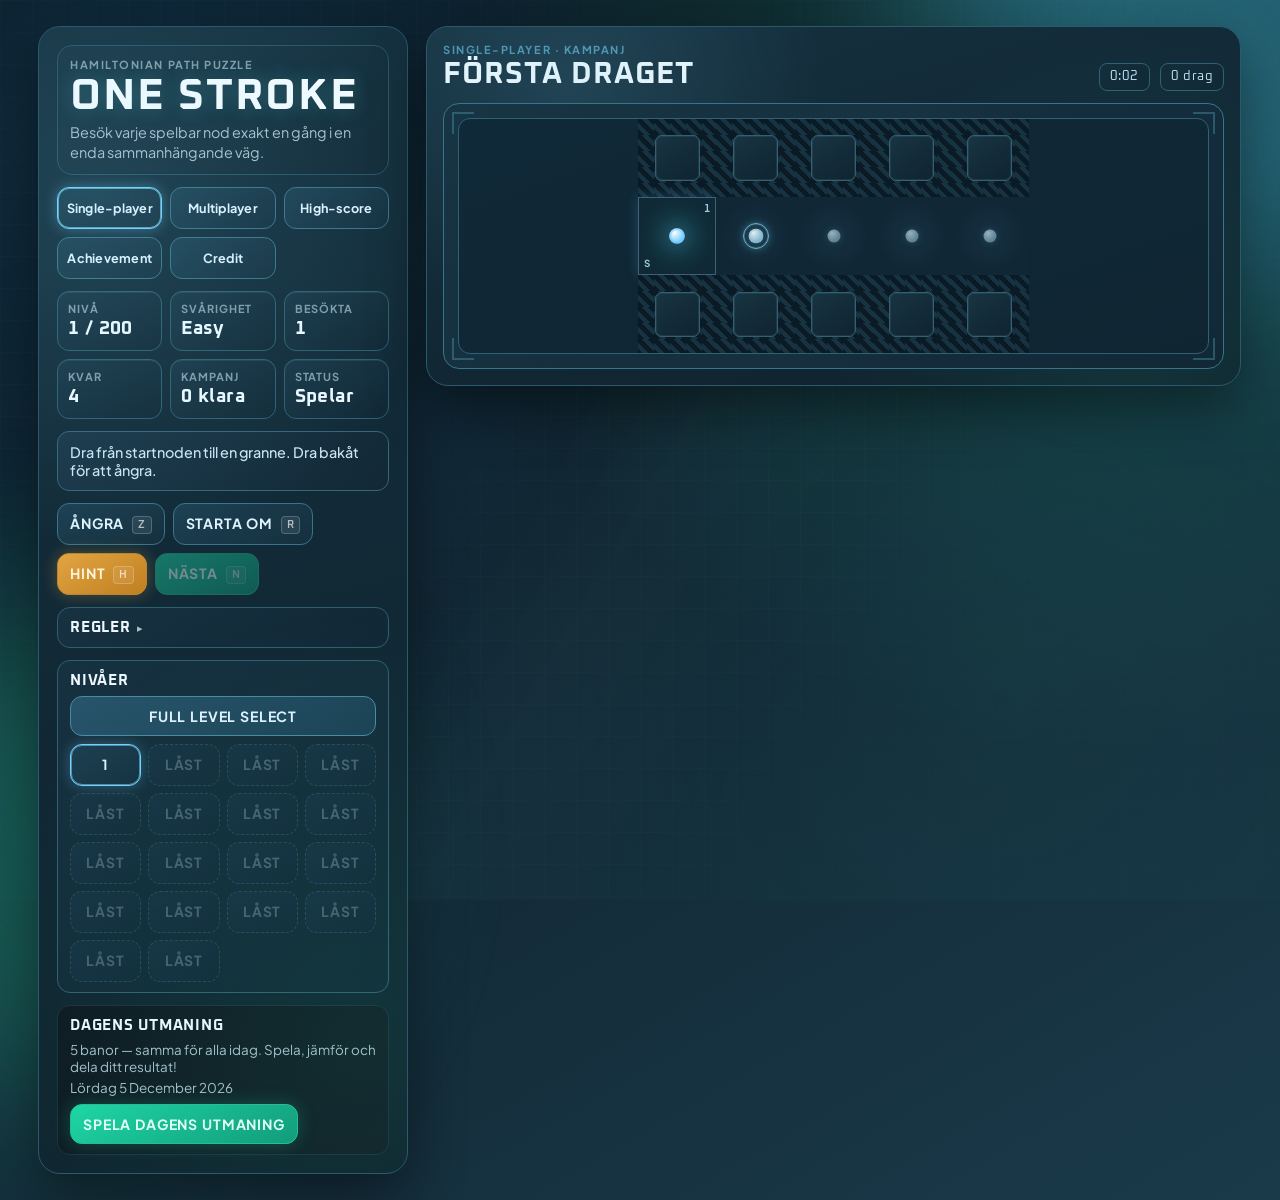
<file: index.html>
<!doctype html>
<html lang="sv">
  <head>
    <meta charset="UTF-8" />
    <meta name="viewport" content="width=device-width, initial-scale=1.0" />
    <title>One Stroke | Hamiltonian Path Puzzle</title>
    <link rel="manifest" href="manifest.json" />
    <meta name="theme-color" content="#08141b" />
    <meta name="apple-mobile-web-app-capable" content="yes" />
    <meta name="apple-mobile-web-app-status-bar-style" content="black-translucent" />
    <meta name="apple-mobile-web-app-title" content="One Stroke" />
    <link rel="apple-touch-icon" href="assets/icon-192.png" />
    <link rel="preconnect" href="https://fonts.googleapis.com" />
    <link rel="preconnect" href="https://fonts.gstatic.com" crossorigin />
    <link
      href="https://fonts.googleapis.com/css2?family=Oxanium:wght@500;600;700&family=Plus+Jakarta+Sans:wght@400;500;700&family=Sora:wght@600;700&display=swap"
      rel="stylesheet"
    />
    <link rel="stylesheet" href="styles.css" />
  </head>
  <body>
    <div class="ambient-blur blur-a"></div>
    <div class="ambient-blur blur-b"></div>

    <main class="app-shell">
      <aside class="panel sidebar" id="sidebar">
        <div class="mobile-panel-handle" aria-hidden="true"><span></span></div>
        <header class="headline">
          <p class="eyebrow">Hamiltonian Path Puzzle</p>
          <h1>One Stroke</h1>
          <p class="subtitle">
            Besök varje spelbar nod exakt en gång i en enda sammanhängande väg.
          </p>
        </header>

        <nav class="hub-menu" role="tablist" aria-label="Huvudmeny">
          <button id="campaignModeBtn" type="button" class="active">Single-player</button>
          <button id="challengeModeBtn" type="button">Multiplayer</button>
          <button id="highScoreMenuBtn" type="button">High-score</button>
          <button id="achievementMenuBtn" type="button">Achievement</button>
          <button id="creditsMenuBtn" type="button">Credit</button>
        </nav>

        <div id="playSidebar" class="play-sidebar">
          <section class="stats" aria-label="Spelstatus">
            <article class="stat-card">
              <span class="label">Nivå</span>
              <strong id="levelLabel">1 / 200</strong>
            </article>
            <article class="stat-card">
              <span class="label">Svårighet</span>
              <strong id="difficultyLabel">Easy</strong>
            </article>
            <article class="stat-card">
              <span class="label">Besökta</span>
              <strong id="visitedLabel">1</strong>
            </article>
            <article class="stat-card stat-card-secondary">
              <span class="label">Kvar</span>
              <strong id="remainingLabel">0</strong>
            </article>
            <article class="stat-card stat-card-secondary">
              <span class="label">Kampanj</span>
              <strong id="campaignProgressLabel">0 klara</strong>
            </article>
            <article class="stat-card stat-card-secondary">
              <span class="label">Status</span>
              <strong id="phaseLabel">Spelar</strong>
            </article>
          </section>

          <div id="statusBox" class="status-box" role="status" aria-live="polite">
            Dra från startnoden till en granne. Dra bakåt för att ångra.
          </div>

          <div class="button-row">
            <button id="undoBtn" type="button">Ångra <kbd>Z</kbd></button>
            <button id="resetBtn" type="button">Starta om <kbd>R</kbd></button>
            <button id="hintBtn" type="button" class="hint-btn">Hint <kbd>H</kbd></button>
            <button id="nextBtn" type="button" class="primary">Nästa <kbd>N</kbd></button>
          </div>

          <details class="panel-inset rules-details">
            <summary><h2>Regler</h2></summary>
            <p>Fri slutnod. Ingen specifik målcell krävs.</p>
            <p>Endast ortogonala steg.</p>
            <p>Backtracking endast ett steg bakåt längs vägen (dra bakåt eller Ångra).</p>
            <p>Hint visar nästa rekommenderade nod (utmaningsläge ger poängstraff).</p>
          </details>

          <section id="singlePlayerLevelSection" class="panel-inset">
            <h2>Nivåer</h2>
            <div class="level-section-actions">
              <button id="openLevelSelectBtn" type="button" class="level-select-open-btn">
                Full Level Select
              </button>
            </div>
            <div id="levelList" class="level-list" role="list"></div>
          </section>

          <!-- ── Dagens utmaning (visas i alla gameplay-vyer) ── -->
          <section id="dailyChallengeSection" class="panel-inset daily-challenge-panel">
            <h2>Dagens utmaning</h2>
            <p class="match-description">5 banor — samma för alla idag. Spela, jämför och dela ditt resultat!</p>
            <p id="dailyDateLabel" class="daily-date-label"></p>
            <button id="dailyChallengeBtn" type="button" class="primary daily-play-btn">Spela dagens utmaning</button>
            <div id="dailyResultCard" class="daily-result-card" hidden>
              <div class="daily-result-header">Dagens resultat</div>
              <div class="daily-result-stats">
                <article class="mini-stat">
                  <span class="label">Poäng</span>
                  <strong id="dailyScoreLabel">0</strong>
                </article>
                <article class="mini-stat">
                  <span class="label">Tid</span>
                  <strong id="dailyTimeLabel">--</strong>
                </article>
                <article class="mini-stat">
                  <span class="label">Klara</span>
                  <strong id="dailyCompletedLabel">0/5</strong>
                </article>
              </div>
              <div class="daily-result-actions">
                <button id="dailyShareBtn" type="button" class="primary">Dela resultat</button>
                <button id="dailyReplayBtn" type="button">Spela igen</button>
              </div>
            </div>
          </section>

          <div id="multiplayerPanels">
            <!-- ── Fas 1: Skapa match ── -->
            <section id="matchPhaseSetup" class="panel-inset match-panel match-phase">
              <h2>Utmana en vän</h2>
              <p class="match-description">Välj antal banor och starta. Ni spelar samma banor — jämför poäng och tid efteråt.</p>

              <div class="match-setup">
                <div class="match-setup-row">
                  <label class="match-label" for="matchLevelCountSelect">Banor</label>
                  <select id="matchLevelCountSelect" aria-label="Antal banor">
                    <option value="3">3 snabba</option>
                    <option value="5">5 medel</option>
                    <option value="10" selected>10 standard</option>
                  </select>
                </div>
                <div class="match-setup-row">
                  <label class="match-label" for="challengeSeedInput">Seed</label>
                  <input
                    id="challengeSeedInput"
                    type="text"
                    maxlength="64"
                    placeholder="valfritt — lämna tomt för dagens"
                    aria-label="Challenge seed"
                  />
                </div>
              </div>

              <div class="match-actions">
                <button id="challengeGenerateBtn" type="button" class="primary">Skapa ny match</button>
              </div>

              <div class="match-divider">
                <span>eller</span>
              </div>

              <button id="importMatchBtn" type="button" class="match-import-trigger">Har du en matchkod? Klistra in den här</button>
            </section>

            <!-- ── Fas 2: Spela ── -->
            <section id="matchPhasePlay" class="panel-inset match-panel match-phase" hidden>
              <div class="match-phase-header">
                <h2>Match pågår</h2>
                <p id="matchProgressLabel" class="match-progress-label">0 / 10 banor klara</p>
              </div>
              <div id="challengeList" class="challenge-list" role="list"></div>
              <div class="challenge-totals">
                <article class="mini-stat">
                  <span class="label">Poäng</span>
                  <strong id="challengeScoreLabel">0</strong>
                </article>
                <article class="mini-stat">
                  <span class="label">Tid</span>
                  <strong id="challengeTimeLabel">0:00</strong>
                </article>
                <article class="mini-stat">
                  <span class="label">Klara</span>
                  <strong id="challengeCompletedLabel">0 / 10</strong>
                </article>
              </div>
              <div id="challengeSplitList" class="challenge-split-list" role="list"></div>
              <button id="matchAbortBtn" type="button" class="match-abort-btn">Avbryt match</button>
            </section>

            <!-- ── Fas 3: Dela ── -->
            <section id="matchPhaseShare" class="panel-inset match-panel match-phase" hidden>
              <div class="match-phase-header">
                <h2>Match klar!</h2>
                <p class="match-description">Bra jobbat! Dela matchkoden med din vän så spelar hen samma banor.</p>
              </div>
              <div class="challenge-totals">
                <article class="mini-stat">
                  <span class="label">Poäng</span>
                  <strong id="shareTotalScore">0</strong>
                </article>
                <article class="mini-stat">
                  <span class="label">Tid</span>
                  <strong id="shareTotalTime">0:00</strong>
                </article>
                <article class="mini-stat">
                  <span class="label">Klara</span>
                  <strong id="shareTotalCompleted">0 / 10</strong>
                </article>
              </div>
              <button id="exportMatchBtn" type="button" class="primary match-share-btn">Kopiera matchkod</button>
              <p id="matchShareConfirm" class="match-share-confirm" hidden></p>
              <p class="match-share-hint">Skicka koden till din vän. Hen klistrar in den under "Har du en matchkod?".</p>
              <button id="matchNewAfterShare" type="button" class="match-secondary-btn">Skapa ny match</button>
            </section>

            <!-- ── Fas 4: Resultat ── -->
            <section id="matchPhaseResults" class="panel-inset match-panel match-phase" hidden>
              <div class="match-phase-header">
                <h2>Resultatjämförelse</h2>
                <p id="matchResultStatus" class="match-progress-label"></p>
              </div>
              <div id="matchStandingsView" class="match-standings">
                <h3>Ställning</h3>
                <div id="matchStandingsList" class="match-standings-list" role="list"></div>
                <h3>Per bana</h3>
                <div id="matchLevelComparison" class="match-level-comparison" role="list"></div>
              </div>
              <button id="matchNewAfterResults" type="button" class="primary">Ny match</button>
            </section>
          </div>
        </div>
      </aside>

      <section class="panel board-panel">
        <div id="gameplayView">
          <div class="board-head">
            <div>
              <p id="boardModeLabel" class="eyebrow">Single-player · Kampanj</p>
              <h2 id="levelName">Nivå 1</h2>
            </div>
            <div class="board-live-stats">
              <span id="liveTimer" class="live-stat" aria-label="Tid">0:00</span>
              <span id="liveMoves" class="live-stat" aria-label="Drag">0 drag</span>
            </div>
          </div>
          <div class="board-stage">
            <div class="stage-corners" aria-hidden="true">
              <span></span><span></span><span></span><span></span>
            </div>
            <div id="board" class="board" aria-label="Spelplan"></div>
            <div id="countdownOverlay" class="countdown-overlay" hidden>
              <button id="readyBtn" type="button" class="ready-btn">Redo?</button>
              <span id="countdownNumber" class="countdown-number" hidden>3</span>
            </div>
            <div id="opponentDelta" class="opponent-delta" hidden></div>
          </div>
          <!-- Mobile-only play controls (visible below board on small screens) -->
          <div class="mobile-play-controls">
            <button id="undoBtnMobile" type="button">Ångra</button>
            <button id="resetBtnMobile" type="button">Starta om</button>
            <button id="hintBtnMobile" type="button" class="hint-btn">Hint</button>
            <button id="nextBtnMobile" type="button" class="primary">Nästa</button>
          </div>
        </div>

        <div id="hubInfoView" class="hub-info-view" hidden>
          <section id="highScoreView" class="hub-pane" hidden>
            <header class="hub-pane-head">
              <p class="eyebrow">Historik & statistik</p>
              <h2>High-score</h2>
              <p>Lokalt sparade challenge-runs och dina bästa siffror.</p>
            </header>
            <div class="hub-mini-grid">
              <article class="hub-mini-card">
                <span class="label">Bästa Challenge</span>
                <strong id="highScoreBestChallengeScore">0</strong>
              </article>
              <article class="hub-mini-card">
                <span class="label">Snabbaste Challenge</span>
                <strong id="highScoreBestChallengeTime">--</strong>
              </article>
              <article class="hub-mini-card">
                <span class="label">Kampanj lösta</span>
                <strong id="highScoreCampaignSolved">0</strong>
              </article>
              <article class="hub-mini-card">
                <span class="label">Runs i historik</span>
                <strong id="highScoreRunCount">0</strong>
              </article>
            </div>

            <section class="hub-subpanel">
              <h3>Kampanj per svårighet</h3>
              <div class="difficulty-stats-wrap">
                <table class="difficulty-stats-table" aria-label="Kampanjstatistik per svårighetsgrad">
                  <thead>
                    <tr>
                      <th>Svårighet</th>
                      <th>Klara</th>
                      <th>Bästa tid</th>
                      <th>Medeltid</th>
                      <th>Win-rate</th>
                    </tr>
                  </thead>
                  <tbody id="highScoreDifficultyBody"></tbody>
                </table>
              </div>
            </section>

            <section class="hub-subpanel">
              <h3>Challenge-run statistik</h3>
              <div class="hub-mini-grid run-stats-grid">
                <article class="hub-mini-card">
                  <span class="label">Fulla runs</span>
                  <strong id="highScoreRunCompletionRate">--</strong>
                </article>
                <article class="hub-mini-card">
                  <span class="label">Snittpoäng / run</span>
                  <strong id="highScoreRunAverageScore">--</strong>
                </article>
                <article class="hub-mini-card">
                  <span class="label">Snitttid (full run)</span>
                  <strong id="highScoreRunAverageTime">--</strong>
                </article>
                <article class="hub-mini-card">
                  <span class="label">Snitt klara / run</span>
                  <strong id="highScoreRunAverageCompleted">--</strong>
                </article>
                <article class="hub-mini-card">
                  <span class="label">Snitt undo / run</span>
                  <strong id="highScoreRunAverageUndo">--</strong>
                </article>
                <article class="hub-mini-card">
                  <span class="label">Snitt hint / run</span>
                  <strong id="highScoreRunAverageHint">--</strong>
                </article>
              </div>
            </section>

            <div id="highScoreRunList" class="hub-list" role="list"></div>

            <section class="hub-subpanel run-detail-panel">
              <h3>Run-detalj</h3>
              <div id="highScoreRunDetail" class="run-detail-content"></div>
            </section>
          </section>

          <section id="achievementView" class="hub-pane" hidden>
            <header class="hub-pane-head">
              <p class="eyebrow">Progression</p>
              <h2>Achievement</h2>
              <p id="achievementSummary">Lås upp milstolpar i kampanj och challenge.</p>
            </header>
            <div id="achievementList" class="achievement-list" role="list"></div>
          </section>

          <section id="creditsView" class="hub-pane" hidden>
            <header class="hub-pane-head">
              <p class="eyebrow">Team</p>
              <h2>Credit</h2>
              <p>Byggt med kärlek till pussel.</p>
            </header>
            <article class="credits-card">
              <h3>SmartProc Games</h3>
              <p>
                Tack för att du spelar One Stroke. Målet är ett vasst logikspel med tydlig känsla i varje drag.
              </p>
            </article>
          </section>
        </div>
      </section>

      <!-- Mobile sidebar backdrop (inside app-shell for stacking context) -->
      <div id="mobilePanelBackdrop" class="mobile-panel-backdrop" hidden></div>
    </main>

    <div
      id="matchImportModal"
      class="modal hidden"
      role="dialog"
      aria-modal="true"
      aria-labelledby="matchImportTitle"
    >
      <div class="modal-card match-import-card">
        <h2 id="matchImportTitle">Klistra in matchkod</h2>
        <p>Din vän har skickat en matchkod. Klistra in den nedan.</p>
        <textarea
          id="matchImportTextarea"
          class="match-import-textarea"
          rows="4"
          placeholder="Klistra in matchkoden här..."
          aria-label="Matchkod"
        ></textarea>
        <div class="button-row">
          <button id="matchImportCancelBtn" type="button">Avbryt</button>
          <button id="matchImportConfirmBtn" type="button" class="primary">Starta match</button>
        </div>
      </div>
    </div>

    <div id="winModal" class="modal hidden" role="dialog" aria-modal="true" aria-labelledby="winTitle">
      <div class="modal-card win-modal-card">
        <h2 id="winTitle">Bana klar</h2>
        <p id="winText">Snyggt. Du täckte alla noder exakt en gång.</p>
        <div id="winSplitTable" class="win-split-table" hidden></div>
        <div class="button-row">
          <button id="modalResetBtn" type="button">Spela om</button>
          <button id="modalNextBtn" type="button" class="primary">Nästa nivå</button>
          <button id="modalCloseBtn" type="button">Stäng</button>
        </div>
        <button id="modalExportMatchBtn" type="button" class="primary modal-export-btn" hidden>Kopiera matchkod & skicka till vän</button>
        <button id="modalShareDailyBtn" type="button" class="primary modal-share-daily-btn" hidden>Dela ditt resultat</button>
        <p id="modalExportConfirm" class="modal-export-confirm" hidden></p>
      </div>
    </div>

    <div
      id="levelSelectModal"
      class="modal hidden level-select-modal"
      role="dialog"
      aria-modal="true"
      aria-labelledby="levelSelectTitle"
    >
      <div class="modal-card level-select-card">
        <div class="level-select-head">
          <h2 id="levelSelectTitle">Level Select</h2>
          <button id="levelSelectCloseBtn" type="button">Stäng</button>
        </div>
        <p id="levelSelectSummary" class="level-select-summary">Laddar nivåer...</p>
        <div class="level-select-filters">
          <input
            id="levelSelectSearchInput"
            type="search"
            placeholder="Sök nivå, namn eller ID"
            aria-label="Sök nivå"
          />
          <select id="levelSelectDifficultyFilter" aria-label="Filtrera svårighet">
            <option value="all">Alla svårigheter</option>
            <option value="easy">Easy</option>
            <option value="medium">Medium</option>
            <option value="hard">Hard</option>
            <option value="very-hard">Very Hard</option>
          </select>
          <select id="levelSelectStatusFilter" aria-label="Filtrera status">
            <option value="all">Alla statusar</option>
            <option value="solved">Klara</option>
            <option value="unsolved">Oklara (upplåsta)</option>
            <option value="unlocked">Upplåsta</option>
            <option value="locked">Låsta</option>
          </select>
        </div>
        <div id="levelSelectGrid" class="level-select-grid" role="list"></div>
      </div>
    </div>

    <!-- Mobile bottom tab bar -->
    <nav id="mobileTabBar" class="mobile-tab-bar" aria-label="Mobilmeny">
      <button id="mobileTabPlay" type="button" class="mobile-tab active" data-tab="play">
        <svg viewBox="0 0 24 24" width="22" height="22" fill="none" stroke="currentColor" stroke-width="2"><polygon points="5 3 19 12 5 21 5 3"></polygon></svg>
        <span>Spela</span>
      </button>
      <button id="mobileTabMenu" type="button" class="mobile-tab" data-tab="menu">
        <svg viewBox="0 0 24 24" width="22" height="22" fill="none" stroke="currentColor" stroke-width="2"><line x1="3" y1="12" x2="21" y2="12"></line><line x1="3" y1="6" x2="21" y2="6"></line><line x1="3" y1="18" x2="21" y2="18"></line></svg>
        <span>Meny</span>
      </button>
      <button id="mobileTabStats" type="button" class="mobile-tab" data-tab="stats">
        <svg viewBox="0 0 24 24" width="22" height="22" fill="none" stroke="currentColor" stroke-width="2"><path d="M18 20V10M12 20V4M6 20v-6"></path></svg>
        <span>Stats</span>
      </button>
    </nav>

    <script type="module" src="src/main.js"></script>
  </body>
</html>
</file>
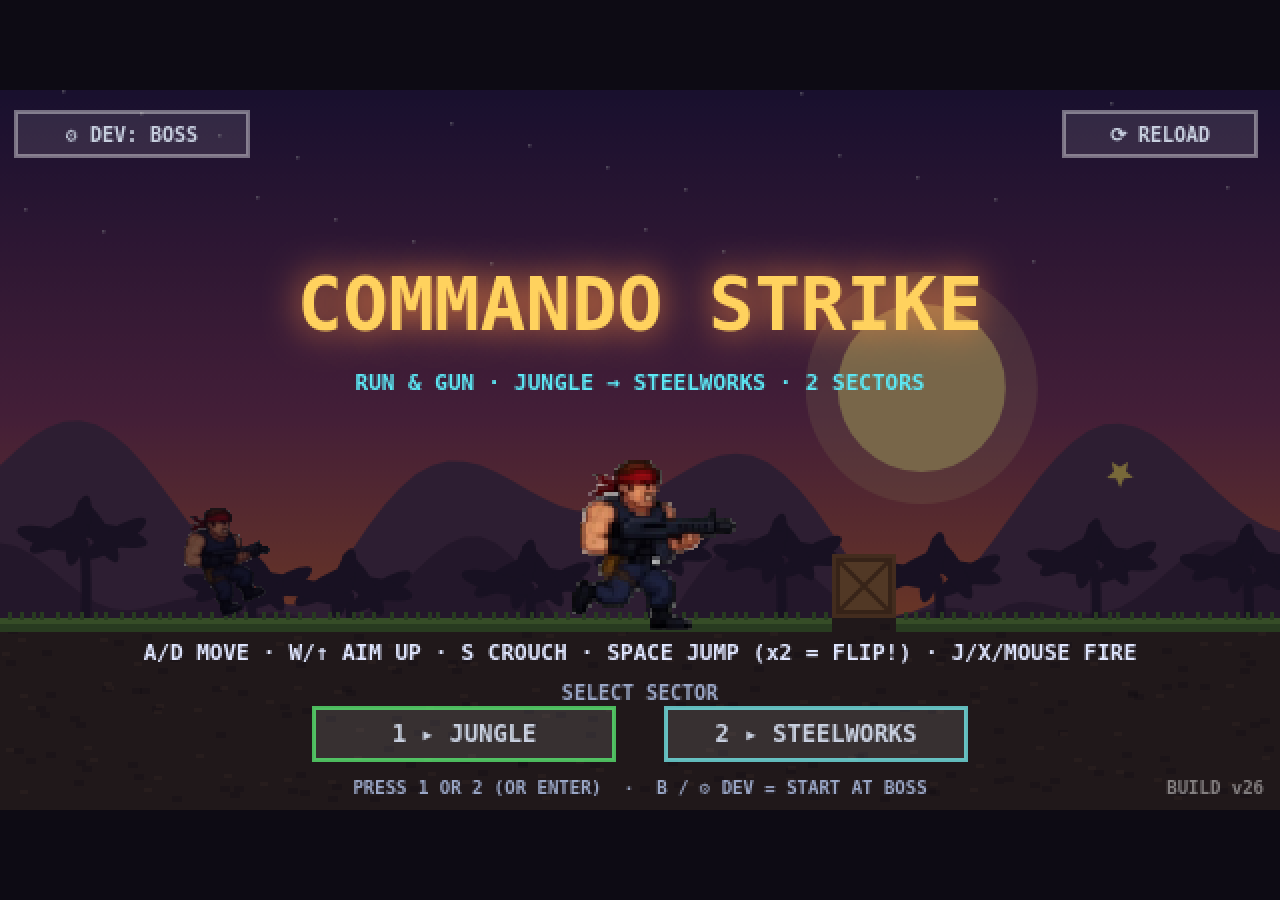
<file: rungun/index.html>
<!DOCTYPE html>
<html lang="sv">
<head>
<meta charset="UTF-8">
<meta name="viewport" content="width=device-width, initial-scale=1.0, maximum-scale=1.0, user-scalable=no, viewport-fit=cover">
<title>Commando Strike — Run &amp; Gun</title>

<link rel="manifest" href="manifest.webmanifest">
<meta name="theme-color" content="#0d0b14">
<!-- iOS: fullskärm utan Safari-UI när appen läggs på hemskärmen -->
<meta name="mobile-web-app-capable" content="yes">
<meta name="apple-mobile-web-app-capable" content="yes">
<meta name="apple-mobile-web-app-status-bar-style" content="black-translucent">
<meta name="apple-mobile-web-app-title" content="Commando">
<link rel="apple-touch-icon" href="assets/apple-touch-icon.png">
<link rel="icon" type="image/png" sizes="192x192" href="assets/icon-192.png">

<style>
  html, body {
    margin: 0; padding: 0;
    background: #0d0b14;
    height: 100%;
    height: 100dvh;
    overflow: hidden;
    touch-action: none;
    -webkit-user-select: none; user-select: none;
    -webkit-touch-callout: none;
    overscroll-behavior: none;
  }
  #wrap {
    position: fixed; inset: 0;
    /* håll spelet innanför notch/home-indicator i liggande läge */
    padding: env(safe-area-inset-top) env(safe-area-inset-right) env(safe-area-inset-bottom) env(safe-area-inset-left);
    display: flex; align-items: center; justify-content: center;
    box-sizing: border-box;
  }
  canvas {
    image-rendering: pixelated;
    image-rendering: crisp-edges;
    /* fyll ytan men behåll 16:9 — letterbox i stället för att sträcka */
    width: 100%; height: 100%;
    object-fit: contain;
  }
</style>
</head>
<body>
<div id="wrap"><canvas id="game" width="640" height="360"></canvas></div>
<script src="game.js"></script>
<script>
  // Service worker + uppdaterings-detektering (för mobil-webapp som inte kan
  // hård-ladda om). window.__updateReady sätts när en ny version installerats.
  window.__updateReady = false;
  if ('serviceWorker' in navigator) {
    addEventListener('load', () => {
      navigator.serviceWorker.register('./sw.js').then(reg => {
        window.__swReg = reg;
        reg.addEventListener('updatefound', () => {
          const nw = reg.installing;
          if (!nw) return;
          nw.addEventListener('statechange', () => {
            // ny version klar OCH en gammal styr redan sidan = uppdatering finns
            if (nw.state === 'installed' && navigator.serviceWorker.controller) {
              window.__updateReady = true;
            }
          });
        });
        // kolla efter ny version direkt vid start
        reg.update().catch(() => {});
      }).catch(() => {});
    });
  }
  // tvinga senaste versionen: nolla cacherna och ladda om
  window.forceReload = function () {
    const done = () => location.reload();
    if (window.caches && caches.keys) {
      caches.keys().then(ks => Promise.all(ks.map(k => caches.delete(k)))).then(done, done);
    } else done();
  };
</script>
</body>
</html>
</file>
<file: styles.css>
:root {
  --bg-0: #08141b;
  --bg-1: #122734;
  --bg-2: #1a3a4a;
  --surface-0: #0f202b;
  --surface-1: #142a38;
  --surface-2: #1b3948;
  --surface-3: #244757;
  --line-soft: #2d5a6c;
  --line-strong: #3f7286;
  --text-main: #eaf4fb;
  --text-soft: #a9c0cd;
  --text-dim: #7f9ba9;
  --mint: #1ed6a5;
  --mint-deep: #109778;
  --cyan: #6bcbff;
  --amber: #ffb84d;
  --danger: #ff7a7a;
  --success: #35d89f;
  --panel-shadow: 0 22px 56px #0000006e;
  --panel-radius: 22px;
  --display-font: "Oxanium", "Sora", sans-serif;
  --ui-font: "Plus Jakarta Sans", "Segoe UI", sans-serif;
}

* {
  box-sizing: border-box;
}

body {
  margin: 0;
  min-height: 100vh;
  font-family: var(--ui-font);
  color: var(--text-main);
  background:
    radial-gradient(circle at 11% 10%, #2da6ff26 0%, transparent 36%),
    radial-gradient(circle at 88% 8%, #2ce0aa30 0%, transparent 42%),
    linear-gradient(150deg, var(--bg-0), var(--bg-1) 48%, var(--bg-2));
  overflow-x: hidden;
}

body::before,
body::after {
  content: "";
  position: fixed;
  inset: 0;
  pointer-events: none;
}

body::before {
  opacity: 0.33;
  background:
    linear-gradient(#ffffff08 1px, transparent 1px),
    linear-gradient(90deg, #ffffff08 1px, transparent 1px),
    linear-gradient(120deg, #ffffff08 0%, #ffffff00 40%, #ffffff0d 52%, #ffffff00 70%);
  background-size:
    32px 32px,
    32px 32px,
    100% 100%;
}

body::after {
  opacity: 0.36;
  background:
    radial-gradient(circle at 15% 80%, #61caff17 0%, transparent 42%),
    radial-gradient(circle at 78% 78%, #25d6a91f 0%, transparent 50%);
}

.ambient-blur {
  position: fixed;
  width: 520px;
  height: 520px;
  border-radius: 50%;
  pointer-events: none;
  filter: blur(88px);
  opacity: 0.27;
  animation: blur-float 11s ease-in-out infinite alternate;
}

.blur-a {
  top: -220px;
  right: -170px;
  background: #4fc5ff;
}

.blur-b {
  left: -180px;
  bottom: -210px;
  background: #27dba4;
  animation-delay: 1.5s;
}

.app-shell {
  position: relative;
  z-index: 1;
  width: min(1210px, 94vw);
  margin: 26px auto;
  display: grid;
  grid-template-columns: minmax(300px, 370px) 1fr;
  gap: 18px;
  align-items: start;
  animation: shell-in 620ms cubic-bezier(0.22, 0.96, 0.16, 1) both;
}

.panel {
  position: relative;
  border: 1px solid #2b5a6d;
  border-radius: var(--panel-radius);
  background:
    linear-gradient(165deg, #153241f5, #0f212cf5),
    var(--surface-0);
  box-shadow: var(--panel-shadow);
  overflow: hidden;
}

.panel::before {
  content: "";
  position: absolute;
  inset: 0;
  pointer-events: none;
  background:
    radial-gradient(circle at 18% 15%, #7de2ff1f 0%, transparent 34%),
    radial-gradient(circle at 87% 88%, #2de6ad17 0%, transparent 40%);
}

.sidebar {
  padding: 18px;
  display: flex;
  flex-direction: column;
  gap: 12px;
}

.play-sidebar {
  display: flex;
  flex-direction: column;
  gap: 12px;
}

.play-sidebar[hidden],
.hub-info-view[hidden],
.hub-pane[hidden] {
  display: none;
}

.headline {
  border: 1px solid #295367;
  border-radius: 15px;
  padding: 12px 12px 11px;
  background: linear-gradient(145deg, #1b3a4b85, #12273485);
}

.headline h1 {
  margin: 4px 0 6px;
  font-family: var(--display-font);
  font-size: clamp(2rem, 3.7vw, 2.75rem);
  line-height: 0.96;
  letter-spacing: 0.04em;
  text-transform: uppercase;
  color: #f3fbff;
  text-shadow:
    0 0 0 #000,
    0 0 20px #75d8ff33,
    0 0 30px #28d6a622;
  animation: title-hum 3.8s ease-in-out infinite;
}

.eyebrow {
  margin: 0;
  font-size: 0.69rem;
  font-weight: 700;
  letter-spacing: 0.14em;
  text-transform: uppercase;
  color: var(--text-dim);
}

.subtitle {
  margin: 0;
  color: var(--text-soft);
  font-size: 0.9rem;
  line-height: 1.37;
}

.stats {
  display: grid;
  grid-template-columns: repeat(3, 1fr);
  gap: 8px;
}

.stat-card {
  border: 1px solid #2e5f72;
  border-radius: 12px;
  padding: 10px 10px 9px;
  background: linear-gradient(145deg, #1d3f518f, #1127358f);
  box-shadow: inset 0 1px #ffffff12;
}

.stat-card .label {
  display: block;
  font-size: 0.69rem;
  text-transform: uppercase;
  letter-spacing: 0.08em;
  color: var(--text-dim);
  font-weight: 700;
}

.stat-card strong {
  display: block;
  margin-top: 2px;
  font-family: var(--display-font);
  font-size: 1.18rem;
  letter-spacing: 0.02em;
  font-variant-numeric: tabular-nums;
  color: #ecf8ff;
}

.status-box {
  border: 1px solid #35677c;
  border-radius: 12px;
  padding: 11px 12px;
  font-size: 0.9rem;
  font-weight: 500;
  color: #cae6f5;
  background:
    linear-gradient(130deg, #1c3b4dca, #122836ca),
    var(--surface-1);
}

.status-box.status-win {
  border-color: #2ab18a;
  color: #d3ffe9;
  background:
    linear-gradient(130deg, #1b453ac9, #113128c9),
    #153228;
}

.status-box.status-loss {
  border-color: #b84e54;
  color: #ffdfe1;
  background:
    linear-gradient(130deg, #4d1f28c7, #2f161bc7),
    #311319;
}

.status-actions {
  display: inline-flex;
  gap: 6px;
  margin-left: 10px;
}

.status-action-btn {
  appearance: none;
  border: 1px solid rgba(255, 255, 255, 0.25);
  border-radius: 6px;
  padding: 3px 10px;
  font-family: "Plus Jakarta Sans", sans-serif;
  font-size: 0.78rem;
  font-weight: 600;
  color: #fff;
  background: rgba(255, 255, 255, 0.1);
  cursor: pointer;
  transition: background 0.15s ease, border-color 0.15s ease;
}

.status-action-btn:hover {
  background: rgba(255, 255, 255, 0.2);
  border-color: rgba(255, 255, 255, 0.45);
}

.status-action-btn:active {
  background: rgba(255, 255, 255, 0.28);
}

.button-row {
  display: flex;
  gap: 8px;
  flex-wrap: wrap;
}

/* Mobile play controls: hidden on desktop */
.mobile-play-controls {
  display: none;
}

.hub-menu {
  display: grid;
  grid-template-columns: repeat(3, minmax(0, 1fr));
  gap: 8px;
}

.hub-menu button {
  min-height: 42px;
  padding: 9px 8px;
  font-size: 0.79rem;
  text-transform: none;
  letter-spacing: 0.02em;
}

.hub-menu button.active {
  border-color: #6fd2ff;
  box-shadow:
    0 0 0 1px #89dfff99 inset,
    0 0 14px #76d0ff5a;
}

button {
  appearance: none;
  border: 1px solid #3a7489;
  border-radius: 12px;
  padding: 10px 12px;
  font-family: inherit;
  font-size: 0.88rem;
  font-weight: 700;
  letter-spacing: 0.06em;
  text-transform: uppercase;
  color: #dff2ff;
  background:
    linear-gradient(148deg, #1c4052, #15303f),
    #173647;
  cursor: pointer;
  transition:
    transform 180ms ease,
    filter 180ms ease,
    box-shadow 180ms ease,
    opacity 180ms ease;
}

button:hover:not(:disabled) {
  filter: brightness(1.08);
  box-shadow: 0 0 0 1px #7bd7ff3b inset;
}

button:active:not(:disabled) {
  transform: translateY(1px);
}

button.primary {
  border-color: #26ba93;
  color: #e8fff8;
  background:
    linear-gradient(150deg, var(--mint), var(--mint-deep)),
  var(--mint);
  box-shadow: 0 0 18px #1ed6a541;
  animation: cta-pulse 2.6s ease-in-out infinite;
}

.hint-btn {
  border-color: #b8862d;
  color: #fff3da;
  background:
    linear-gradient(150deg, #e2a542, #c07f21),
    var(--amber);
  box-shadow: 0 0 16px #ffb84d45;
}

button:disabled {
  opacity: 0.45;
  cursor: not-allowed;
  box-shadow: none;
}

button kbd {
  display: inline-block;
  margin-left: 4px;
  border: 1px solid rgba(255, 255, 255, 0.2);
  border-radius: 4px;
  padding: 1px 5px;
  font-family: var(--display-font);
  font-size: 0.68rem;
  font-weight: 600;
  letter-spacing: 0.04em;
  color: rgba(255, 255, 255, 0.65);
  background: rgba(255, 255, 255, 0.08);
  vertical-align: 1px;
}

.panel-inset {
  border: 1px solid #305f73;
  border-radius: 13px;
  padding: 10px 12px;
  background: linear-gradient(145deg, #1a38498f, #1027368f);
}

.panel-inset h2 {
  margin: 0 0 6px;
  font-size: 0.95rem;
  font-family: var(--display-font);
  letter-spacing: 0.05em;
  text-transform: uppercase;
  color: #eff8ff;
}

.panel-inset p {
  margin: 4px 0;
  font-size: 0.84rem;
  color: var(--text-soft);
}

/* Collapsible rules section */
details.rules-details summary {
  cursor: pointer;
  list-style: none;
  display: flex;
  align-items: center;
  gap: 6px;
}

details.rules-details summary::-webkit-details-marker {
  display: none;
}

details.rules-details summary::after {
  content: "▸";
  font-size: 0.7em;
  color: var(--text-soft);
  transition: transform 0.2s;
}

details.rules-details[open] summary::after {
  transform: rotate(90deg);
}

details.rules-details summary h2 {
  margin: 0;
}

.challenge-panel {
  display: flex;
  flex-direction: column;
  gap: 8px;
}

.challenge-controls {
  display: grid;
  grid-template-columns: 1fr auto;
  gap: 8px;
}

.challenge-controls input {
  min-width: 0;
  border: 1px solid #3a7489;
  border-radius: 10px;
  padding: 9px 10px;
  font: inherit;
  font-size: 0.85rem;
  color: #dff1fb;
  background: linear-gradient(145deg, #152f3f, #112734);
}

.challenge-controls input:focus {
  outline: 2px solid #6fd2ff80;
  outline-offset: 1px;
}

.challenge-meta {
  margin: 0;
  font-size: 0.79rem;
  color: #b6ccda;
}

.challenge-list {
  display: flex;
  flex-wrap: wrap;
  gap: 6px;
}

.challenge-pill {
  border: 1px solid #3f7488;
  border-radius: 999px;
  min-height: 32px;
  padding: 6px 10px;
  font-size: 0.74rem;
  letter-spacing: 0.04em;
}

.challenge-pill.active {
  border-color: #7ad4ff;
  box-shadow:
    0 0 0 1px #86dfff8a inset,
    0 0 10px #6bccff61;
}

.challenge-pill.solved {
  border-color: #31be94;
  color: #d9fff1;
  background: linear-gradient(145deg, #1f8e72, #145f4d);
}

.challenge-results-panel {
  display: flex;
  flex-direction: column;
  gap: 8px;
}

.challenge-totals {
  display: grid;
  grid-template-columns: repeat(3, 1fr);
  gap: 6px;
}

.mini-stat {
  border: 1px solid #35687c;
  border-radius: 10px;
  padding: 8px;
  background: linear-gradient(150deg, #1a3b4a8f, #1127378f);
}

.mini-stat .label {
  display: block;
  font-size: 0.62rem;
  text-transform: uppercase;
  letter-spacing: 0.08em;
  color: #9cb8c8;
}

.mini-stat strong {
  display: block;
  margin-top: 2px;
  font-family: var(--display-font);
  font-size: 0.94rem;
  letter-spacing: 0.03em;
}

.challenge-split-list {
  display: flex;
  flex-direction: column;
  gap: 6px;
  max-height: 240px;
  overflow: auto;
  padding-right: 2px;
}

.split-row {
  border: 1px solid #355f72;
  border-radius: 10px;
  padding: 8px 9px;
  background: linear-gradient(145deg, #1737478f, #1128388f);
}

.split-row.done {
  border-color: #2ea885;
  background: linear-gradient(145deg, #19443d8f, #122f2a8f);
}

.split-title {
  font-size: 0.72rem;
  font-weight: 700;
  letter-spacing: 0.04em;
  color: #d6eefb;
}

.split-meta {
  margin-top: 2px;
  font-size: 0.71rem;
  color: #a9c2d1;
}

.challenge-export-row {
  display: grid;
  grid-template-columns: 1fr 1fr;
  gap: 8px;
}

.challenge-export-row button {
  min-height: 38px;
  font-size: 0.73rem;
}

.level-list {
  display: grid;
  grid-template-columns: repeat(4, 1fr);
  gap: 7px;
}

.level-section-actions {
  margin-bottom: 8px;
}

.level-select-open-btn {
  width: 100%;
  border-color: #4b89a1;
  background:
    linear-gradient(150deg, #28556c, #1b3f53),
    #21485d;
}

.level-btn {
  min-height: 42px;
  padding: 0;
  font-size: 0.87rem;
}

.level-btn.active {
  border-color: #76cfff;
  box-shadow:
    0 0 0 1px #7fd6ff88 inset,
    0 0 14px #6fd1ff4f;
}

.level-btn.solved {
  border-color: #2cb68f;
  color: #d6ffef;
  background: linear-gradient(145deg, #209e7d, #13735c);
}

.level-btn.locked {
  border-style: dashed;
  color: #88a2b2;
}

.board-panel {
  padding: 16px;
}

.hub-info-view {
  display: flex;
  flex-direction: column;
  gap: 12px;
}

.hub-pane {
  border: 1px solid #2f6074;
  border-radius: 16px;
  padding: 14px;
  background: linear-gradient(145deg, #1a3a4b94, #12293794);
}

.hub-pane-head h2 {
  margin: 4px 0 6px;
  font-family: var(--display-font);
  font-size: clamp(1.4rem, 2.6vw, 1.9rem);
  letter-spacing: 0.04em;
  text-transform: uppercase;
}

.hub-pane-head p {
  margin: 0;
  color: var(--text-soft);
  font-size: 0.9rem;
}

.hub-mini-grid {
  display: grid;
  grid-template-columns: repeat(2, minmax(0, 1fr));
  gap: 8px;
  margin-top: 12px;
}

.hub-mini-card {
  border: 1px solid #366a7f;
  border-radius: 12px;
  padding: 10px;
  background: linear-gradient(150deg, #1b3e4f8f, #112a3a8f);
}

.hub-mini-card .label {
  display: block;
  font-size: 0.64rem;
  text-transform: uppercase;
  letter-spacing: 0.08em;
  color: #97b4c5;
}

.hub-mini-card strong {
  display: block;
  margin-top: 3px;
  font-family: var(--display-font);
  font-size: 1rem;
  letter-spacing: 0.03em;
}

.hub-subpanel {
  margin-top: 12px;
}

.hub-subpanel h3 {
  margin: 0;
  font-family: var(--display-font);
  font-size: 0.92rem;
  letter-spacing: 0.06em;
  text-transform: uppercase;
  color: #d7ecf8;
}

.difficulty-stats-wrap {
  margin-top: 8px;
  border: 1px solid #345f73;
  border-radius: 12px;
  background: linear-gradient(145deg, #1737478f, #1128388f);
  overflow-x: auto;
}

.difficulty-stats-table {
  width: 100%;
  border-collapse: collapse;
  min-width: 520px;
}

.difficulty-stats-table th,
.difficulty-stats-table td {
  padding: 8px 10px;
  text-align: left;
  font-size: 0.74rem;
  border-bottom: 1px solid #2f5467;
  font-variant-numeric: tabular-nums;
}

.difficulty-stats-table th {
  color: #a9c0ce;
  text-transform: uppercase;
  letter-spacing: 0.08em;
  font-weight: 700;
  background: #112938a3;
}

.difficulty-stats-table td {
  color: #e3f2fb;
}

.difficulty-stats-table tbody tr:last-child td {
  border-bottom: none;
}

.run-stats-grid {
  margin-top: 8px;
  grid-template-columns: repeat(3, minmax(0, 1fr));
}

.hub-list {
  margin-top: 10px;
  display: flex;
  flex-direction: column;
  gap: 8px;
  max-height: 360px;
  overflow: auto;
  padding-right: 2px;
}

.hub-run-row {
  border: 1px solid #355f72;
  border-radius: 12px;
  padding: 9px 10px;
  background: linear-gradient(145deg, #1737478f, #1128388f);
  cursor: pointer;
}

.hub-run-row:hover {
  border-color: #4a7e93;
}

.hub-run-row:focus-visible {
  outline: 2px solid #79d5ff;
  outline-offset: 2px;
}

.hub-run-row.active {
  border-color: #7ad4ff;
  box-shadow:
    0 0 0 1px #86dfff8a inset,
    0 0 12px #6bccff5c;
  background: linear-gradient(145deg, #214b5d93, #17374793);
}

.hub-run-title {
  font-size: 0.78rem;
  font-weight: 700;
  letter-spacing: 0.03em;
  color: #dbf2ff;
}

.hub-run-meta {
  margin-top: 3px;
  font-size: 0.73rem;
  color: #aac4d3;
}

.hub-empty {
  margin: 10px 0 0;
  color: var(--text-soft);
  font-size: 0.86rem;
}

.run-detail-content {
  margin-top: 8px;
  display: flex;
  flex-direction: column;
  gap: 8px;
}

.run-detail-summary {
  margin: 0;
  color: #c6deea;
  font-size: 0.76rem;
  letter-spacing: 0.02em;
}

.run-detail-grid {
  margin-top: 0;
  grid-template-columns: repeat(3, minmax(0, 1fr));
}

.run-detail-card strong.metric-better {
  color: #c9f8e8;
}

.run-detail-card strong.metric-worse {
  color: #ffd6d6;
}

.run-detail-subtitle {
  margin: 4px 0 0;
  color: #a6c3d3;
  font-size: 0.72rem;
  text-transform: uppercase;
  letter-spacing: 0.07em;
  font-weight: 700;
}

.highscore-split-list {
  max-height: 310px;
}

.achievement-list {
  margin-top: 10px;
  display: grid;
  grid-template-columns: repeat(2, minmax(0, 1fr));
  gap: 8px;
  max-height: 430px;
  overflow: auto;
  padding-right: 2px;
}

.achievement-item {
  border: 1px solid #4a5f6b;
  border-radius: 12px;
  padding: 10px;
  background: linear-gradient(145deg, #2536428a, #1a2b348a);
}

.achievement-tier {
  display: inline-block;
  border: 1px solid #5d6f7a;
  border-radius: 999px;
  padding: 2px 8px;
  font-size: 0.62rem;
  font-weight: 700;
  text-transform: uppercase;
  letter-spacing: 0.07em;
  color: #c7d9e3;
  background: #233742cc;
}

.achievement-item.tier-bronze .achievement-tier {
  border-color: #b48348;
  color: #ffdcb4;
  background: #56371dcc;
}

.achievement-item.tier-silver .achievement-tier {
  border-color: #95a9b9;
  color: #e6f2ff;
  background: #3f4f5ccc;
}

.achievement-item.tier-gold .achievement-tier {
  border-color: #d3a543;
  color: #fff3d2;
  background: #5d4318cc;
}

.achievement-item.tier-platinum .achievement-tier {
  border-color: #8ac0d9;
  color: #e8fbff;
  background: #2f5668cc;
}

.achievement-name {
  margin-top: 7px;
  font-size: 0.79rem;
  font-weight: 700;
  letter-spacing: 0.03em;
  color: #deeffa;
}

.achievement-meta {
  margin-top: 4px;
  font-size: 0.73rem;
  color: #aac3d2;
}

.achievement-item.unlocked .achievement-meta {
  color: #c9f5e7;
}

.achievement-item.tier-bronze.unlocked {
  border-color: #cf9955;
  background: linear-gradient(145deg, #5a3d248a, #3321178a);
}

.achievement-item.tier-silver.unlocked {
  border-color: #adc2d3;
  background: linear-gradient(145deg, #5062748a, #3645528a);
}

.achievement-item.tier-gold.unlocked {
  border-color: #e1b455;
  background: linear-gradient(145deg, #654b208a, #3d2c148a);
}

.achievement-item.tier-platinum.unlocked {
  border-color: #8fd8ff;
  background: linear-gradient(145deg, #2f61798a, #1d3f518a);
}

.credits-card {
  margin-top: 12px;
  border: 1px solid #3d7085;
  border-radius: 14px;
  padding: 13px;
  background: linear-gradient(145deg, #1d3f508f, #122b3b8f);
}

.credits-card h3 {
  margin: 0 0 6px;
  font-family: var(--display-font);
  letter-spacing: 0.04em;
  text-transform: uppercase;
}

.credits-card p {
  margin: 0;
  color: var(--text-soft);
  line-height: 1.45;
}

.board-live-stats {
  display: flex;
  gap: 10px;
  align-items: center;
}

.live-stat {
  border: 1px solid #2f6075;
  border-radius: 8px;
  padding: 5px 10px;
  font-family: var(--display-font);
  font-size: 0.82rem;
  font-variant-numeric: tabular-nums;
  letter-spacing: 0.04em;
  color: #b8ddef;
  background: linear-gradient(145deg, #142e3d8f, #0f24328f);
}

.board-head {
  display: flex;
  align-items: end;
  justify-content: space-between;
  gap: 12px;
  margin-bottom: 12px;
}

.board-head h2 {
  margin: 3px 0 0;
  font-family: var(--display-font);
  font-size: clamp(1.45rem, 2.5vw, 1.85rem);
  line-height: 1.08;
  letter-spacing: 0.04em;
  text-transform: uppercase;
}

.board-help {
  margin: 0;
  max-width: 320px;
  font-size: 0.84rem;
  color: var(--text-soft);
}

.board-stage {
  position: relative;
  border: 1px solid #3a748c;
  border-radius: 16px;
  padding: 14px;
  background:
    linear-gradient(145deg, #1b3d4d96, #10273696),
    var(--surface-1);
  overflow: hidden;
}

.board-stage::before {
  content: "";
  position: absolute;
  inset: 0;
  pointer-events: none;
  opacity: 0.2;
  background:
    linear-gradient(#ffffff07 1px, transparent 1px),
    linear-gradient(90deg, #ffffff07 1px, transparent 1px);
  background-size: 26px 26px;
}

.board-stage::after {
  content: "";
  position: absolute;
  inset: -30% -45%;
  pointer-events: none;
  opacity: 0.26;
  background: linear-gradient(115deg, #ffffff00 42%, #7cd6ff14 50%, #ffffff00 58%);
  animation: signal-sweep 9s linear infinite;
}

.board-penalty-float {
  position: absolute;
  z-index: 4;
  pointer-events: none;
  transform: translate(-50%, -50%);
  border: 1px solid #f3c87b;
  border-radius: 999px;
  padding: 4px 8px;
  font-family: var(--display-font);
  font-size: 0.68rem;
  letter-spacing: 0.06em;
  color: #ffddab;
  text-shadow: 0 0 10px #ffbe6975;
  background: linear-gradient(145deg, #6f4318db, #41240fdb);
  box-shadow:
    0 0 0 1px #ffd79f44 inset,
    0 0 12px #ffb5607a;
  animation: board-penalty-rise 700ms cubic-bezier(0.25, 0.9, 0.25, 1) forwards;
}

.stage-corners span {
  position: absolute;
  width: 22px;
  height: 22px;
  border: 2px solid #4d91ad;
  opacity: 0.44;
  pointer-events: none;
}

.stage-corners span:nth-child(1) {
  top: 8px;
  left: 8px;
  border-right: 0;
  border-bottom: 0;
}

.stage-corners span:nth-child(2) {
  top: 8px;
  right: 8px;
  border-left: 0;
  border-bottom: 0;
}

.stage-corners span:nth-child(3) {
  bottom: 8px;
  right: 8px;
  border-left: 0;
  border-top: 0;
}

.stage-corners span:nth-child(4) {
  bottom: 8px;
  left: 8px;
  border-right: 0;
  border-top: 0;
}

.board {
  --cols: 5;
  --rows: 5;
  --cell-size: clamp(50px, 6.1vw, 88px);
  position: relative;
  z-index: 1;
  display: grid;
  grid-template-columns: repeat(var(--cols), var(--cell-size));
  grid-template-rows: repeat(var(--rows), var(--cell-size));
  gap: 0;
  justify-content: center;
  border: 1px solid #2f6075;
  border-radius: 12px;
  overflow: hidden;
  background: linear-gradient(160deg, #102938, #0f2532);
  touch-action: none;
  user-select: none;
}

.board.invalid {
  animation: board-shake 250ms ease;
}

.board.board-lost {
  box-shadow: 0 0 28px 6px rgba(184, 78, 84, 0.45);
  animation: board-lost-pulse 1.8s ease-in-out infinite;
}

.board.board-lost .cell.playable:not(.visited) {
  background:
    radial-gradient(circle at 50% 50%, #ff4d4d14 0%, transparent 62%),
    #1a1518;
  border-color: #5a3338;
}

.board.board-lost .cell.playable:not(.visited) .trace-core {
  background: radial-gradient(circle at 32% 26%, #ffd0d0, #b86868 72%);
  box-shadow:
    0 0 0 2px #c26a6a5e inset,
    0 0 8px #c2565648;
}

button.cell,
div.cell {
  appearance: none;
  border: 0;
  margin: 0;
  padding: 0;
  font: inherit;
}

.cell {
  position: relative;
  border: 1px solid #234b5e;
  border-radius: 0;
  background:
    radial-gradient(circle at 50% 50%, #6fbfe611 0%, #6fbfe600 62%),
    #102736;
  overflow: hidden;
  transition:
    border-color 150ms ease,
    box-shadow 150ms ease,
    background 160ms ease;
}

.cell.playable {
  cursor: pointer;
}

.cell.playable:hover {
  border-color: #4e88a1;
}

.cell.playable::after {
  content: attr(data-step);
  position: absolute;
  right: 6px;
  top: 5px;
  z-index: 3;
  font-size: 0.69rem;
  font-family: var(--display-font);
  font-weight: 600;
  letter-spacing: 0.02em;
  color: #b0d9eb;
  opacity: 0;
  transform: translateY(-2px);
  transition: opacity 160ms ease, transform 160ms ease;
}

.cell.blocked {
  border-color: #2c5263;
  background:
    linear-gradient(
      45deg,
      #0b1b25 0%,
      #0b1b25 20%,
      #173241 20%,
      #173241 40%,
      #0b1b25 40%,
      #0b1b25 60%,
      #173241 60%,
      #173241 80%,
      #0b1b25 80%,
      #0b1b25 100%
    );
  background-size: 16px 16px;
}

.cell.blocked::before {
  content: "";
  position: absolute;
  inset: 21%;
  border-radius: 7px;
  border: 1px solid #355f72;
  background: linear-gradient(145deg, #183442, #0f2430);
  box-shadow: inset 0 0 0 1px #6fa9c11f;
}

.trace {
  position: absolute;
  inset: 0;
  z-index: 1;
  pointer-events: none;
}

.trace::before {
  content: "";
  position: absolute;
  top: 50%;
  left: 50%;
  width: 24px;
  height: 24px;
  border-radius: 999px;
  border: 1px solid transparent;
  opacity: 0;
  transform: translate(-50%, -50%) scale(0.84);
  transition:
    opacity 150ms ease,
    transform 150ms ease,
    border-color 150ms ease,
    box-shadow 150ms ease;
}

.trace-arm {
  position: absolute;
  border-radius: 999px;
  background: linear-gradient(180deg, #89dfff, #23d4a8);
  opacity: 0;
  box-shadow: 0 0 10px #6fcfff66;
  transition: opacity 160ms ease, transform 180ms cubic-bezier(0.25, 0.85, 0.2, 1);
}

.arm-up,
.arm-down {
  left: 50%;
  width: 6px;
  height: 50%;
}

.arm-left,
.arm-right {
  top: 50%;
  width: 50%;
  height: 6px;
}

.arm-up {
  top: 0;
  transform: translateX(-50%) scaleY(0.15);
  transform-origin: center bottom;
}

.arm-down {
  bottom: 0;
  transform: translateX(-50%) scaleY(0.15);
  transform-origin: center top;
}

.arm-left {
  left: 0;
  transform: translateY(-50%) scaleX(0.15);
  transform-origin: right center;
}

.arm-right {
  right: 0;
  transform: translateY(-50%) scaleX(0.15);
  transform-origin: left center;
}

.trace-core {
  position: absolute;
  top: 50%;
  left: 50%;
  width: 15px;
  height: 15px;
  border-radius: 50%;
  background: radial-gradient(circle at 32% 26%, #dff5ff, #7da7bc 72%);
  box-shadow:
    0 0 0 2px #8fb8ca5e inset,
    0 0 8px #7ebad348;
  opacity: 0.66;
  transform: translate(-50%, -50%) scale(0.86);
  transition:
    opacity 150ms ease,
    transform 150ms ease,
    box-shadow 150ms ease,
    background 150ms ease;
}

.cell.visited {
  border-color: #2f6075;
  background:
    radial-gradient(circle at 50% 50%, #1bd3a71a 0%, #1bd3a700 70%),
    #102937;
}

.cell.visited::after {
  opacity: 0.92;
  transform: translateY(0px);
}

.cell.visited .trace-core {
  opacity: 1;
  transform: translate(-50%, -50%) scale(1.04);
  background: radial-gradient(circle at 32% 26%, #e8ffff, #2fd5aa 70%);
  box-shadow:
    0 0 0 2px #4ad0b172 inset,
    0 0 14px #52d8b799;
}

.cell.conn-up .arm-up {
  opacity: 1;
  transform: translateX(-50%) scaleY(1);
}

.cell.conn-down .arm-down {
  opacity: 1;
  transform: translateX(-50%) scaleY(1);
}

.cell.conn-left .arm-left {
  opacity: 1;
  transform: translateY(-50%) scaleX(1);
}

.cell.conn-right .arm-right {
  opacity: 1;
  transform: translateY(-50%) scaleX(1);
}

.cell.start::before {
  content: "S";
  position: absolute;
  bottom: 6px;
  left: 6px;
  z-index: 3;
  font-size: 0.61rem;
  font-weight: 700;
  letter-spacing: 0.08em;
  color: #9ac9df;
}

.cell.end {
  border-color: #a1824f;
  box-shadow: 0 0 0 1px #bfa06e75 inset;
}

.cell.end::before {
  content: "E";
  position: absolute;
  bottom: 6px;
  right: 6px;
  z-index: 3;
  font-size: 0.61rem;
  font-weight: 700;
  letter-spacing: 0.08em;
  color: #dfb89a;
}

.cell.end.visited {
  border-color: #c9a355;
  box-shadow:
    0 0 0 1px #e0c07580 inset,
    0 0 12px #ffd76636;
}

.cell.end.tail {
  border-color: #c9a355;
  box-shadow:
    0 0 0 1px #e0c07580 inset,
    0 0 18px #ffd76660;
}

.cell.tail {
  border-color: #4f88a1;
  box-shadow:
    0 0 0 1px #6ea7bf75 inset,
    0 0 12px #5ec7ff36;
  animation: tail-pulse 2.2s ease-in-out infinite;
}

.cell.tail .trace-core {
  background: radial-gradient(circle at 32% 26%, #ffffff, #6bcbff 70%);
  box-shadow:
    0 0 0 2px #73c8ff8a inset,
    0 0 22px #6bccffbf;
}

.cell.next-option {
  border-color: #2f6075;
  box-shadow: none;
}

.cell.next-option .trace::before {
  opacity: 1;
  transform: translate(-50%, -50%) scale(1);
  border-color: #62b9d4;
  box-shadow:
    0 0 0 1px #9de0f838 inset,
    0 0 9px #62bdd957;
  animation: option-spark 2.2s ease-in-out infinite;
}

.cell.next-option .trace-core {
  opacity: 0.94;
  transform: translate(-50%, -50%) scale(0.98);
  background: radial-gradient(circle at 32% 26%, #f0fbff, #7eb8d0 72%);
  box-shadow:
    0 0 0 2px #8cc6dc72 inset,
    0 0 11px #79bfdc66;
}

.cell.hint-target {
  border-color: #d39a41;
  box-shadow:
    0 0 0 1px #ffce7d80 inset,
    0 0 14px #ffbf5a61;
  animation: hint-node-pulse 1.7s ease-in-out infinite;
}

.cell.hint-target .trace::before {
  opacity: 1;
  transform: translate(-50%, -50%) scale(1.08);
  border-color: #ffbc54;
  box-shadow:
    0 0 0 1px #ffd58b78 inset,
    0 0 12px #ffc05f8f;
}

.cell.hint-target .trace-core {
  opacity: 1;
  transform: translate(-50%, -50%) scale(1.06);
  background: radial-gradient(circle at 32% 26%, #fffaf0, #ffb34d 74%);
  box-shadow:
    0 0 0 2px #f6bb608a inset,
    0 0 13px #ffb84d99;
}

.modal {
  position: fixed;
  inset: 0;
  z-index: 8;
  display: grid;
  place-items: center;
  padding: 20px;
  background: #020d13a6;
  backdrop-filter: blur(3px);
}

.modal.hidden {
  display: none;
}

.modal-card {
  width: min(460px, 100%);
  border: 1px solid #3c7f96;
  border-radius: 18px;
  padding: 18px;
  background:
    linear-gradient(150deg, #1d4255ee, #132d3dee),
    var(--surface-1);
  box-shadow: 0 24px 52px #0000006b;
}

.modal-card h2 {
  margin: 0 0 7px;
  font-family: var(--display-font);
  letter-spacing: 0.04em;
  text-transform: uppercase;
}

.modal-card p {
  margin: 0 0 15px;
  color: var(--text-soft);
}

.level-select-modal {
  z-index: 10;
}

.level-select-card {
  width: min(980px, 100%);
  max-height: min(86vh, 900px);
  display: flex;
  flex-direction: column;
  gap: 12px;
}

.level-select-head {
  display: flex;
  align-items: center;
  justify-content: space-between;
  gap: 8px;
}

.level-select-head h2 {
  margin: 0;
}

.level-select-head button {
  min-height: 38px;
}

.level-select-summary {
  margin: 0;
  font-size: 0.84rem;
  color: #bfdae8;
}

.level-select-filters {
  display: grid;
  grid-template-columns: minmax(220px, 2fr) 1fr 1fr;
  gap: 8px;
}

.level-select-filters input,
.level-select-filters select {
  min-width: 0;
  min-height: 38px;
  border: 1px solid #3a7489;
  border-radius: 10px;
  padding: 8px 10px;
  font: inherit;
  font-size: 0.85rem;
  color: #dff1fb;
  background: linear-gradient(145deg, #152f3f, #112734);
}

.level-select-filters select {
  appearance: none;
}

.level-select-filters input:focus,
.level-select-filters select:focus {
  outline: 2px solid #6fd2ff80;
  outline-offset: 1px;
}

.level-select-grid {
  display: grid;
  grid-template-columns: repeat(auto-fill, minmax(164px, 1fr));
  gap: 8px;
  overflow: auto;
  padding-right: 4px;
  max-height: min(60vh, 620px);
}

.level-select-item {
  min-height: 86px;
  padding: 10px 11px;
  display: flex;
  flex-direction: column;
  justify-content: space-between;
  align-items: flex-start;
  text-align: left;
  text-transform: none;
  letter-spacing: 0.02em;
  font-size: 0.82rem;
}

.level-select-index {
  font-size: 0.69rem;
  color: #98bfd2;
  letter-spacing: 0.06em;
  text-transform: uppercase;
}

.level-select-name {
  font-family: var(--display-font);
  font-size: 1rem;
  letter-spacing: 0.03em;
  color: #ebf8ff;
}

.level-select-meta {
  font-size: 0.72rem;
  color: #a9c3d1;
}

.level-select-item.active {
  border-color: #79d2ff;
  box-shadow:
    0 0 0 1px #83dbff8f inset,
    0 0 12px #70cfff5e;
}

.level-select-item.solved {
  border-color: #2fb28d;
  background: linear-gradient(145deg, #1e8570, #145d4f);
}

.level-select-item.locked {
  border-style: dashed;
  filter: saturate(0.68);
}

.level-select-item.locked .level-select-name,
.level-select-item.locked .level-select-index,
.level-select-item.locked .level-select-meta {
  color: #9fb5c1;
}

.level-select-empty {
  margin: 0;
  border: 1px dashed #487388;
  border-radius: 12px;
  padding: 16px;
  color: #b1c8d4;
  font-size: 0.86rem;
}

@keyframes board-shake {
  0% {
    transform: translateX(0);
  }
  30% {
    transform: translateX(-6px);
  }
  60% {
    transform: translateX(5px);
  }
  100% {
    transform: translateX(0);
  }
}

@keyframes blur-float {
  0% {
    transform: translateY(0);
  }
  100% {
    transform: translateY(16px);
  }
}

@keyframes shell-in {
  from {
    opacity: 0;
    transform: translateY(8px) scale(0.995);
  }
  to {
    opacity: 1;
    transform: translateY(0) scale(1);
  }
}

@keyframes title-hum {
  0% {
    text-shadow:
      0 0 0 #000,
      0 0 20px #75d8ff33,
      0 0 30px #28d6a622;
  }
  50% {
    text-shadow:
      0 0 0 #000,
      0 0 24px #7fddff5a,
      0 0 34px #1ed6a53a;
  }
  100% {
    text-shadow:
      0 0 0 #000,
      0 0 20px #75d8ff33,
      0 0 30px #28d6a622;
  }
}

@keyframes cta-pulse {
  0% {
    box-shadow: 0 0 12px #1ed6a53a;
  }
  50% {
    box-shadow: 0 0 24px #1ed6a56b;
  }
  100% {
    box-shadow: 0 0 12px #1ed6a53a;
  }
}

@keyframes signal-sweep {
  0% {
    transform: translateX(-20%) translateY(0);
  }
  100% {
    transform: translateX(20%) translateY(0);
  }
}

@keyframes corner-glint {
  0% {
    opacity: 0.4;
  }
  50% {
    opacity: 0.95;
  }
  100% {
    opacity: 0.4;
  }
}

@keyframes tail-pulse {
  0% {
    box-shadow:
      0 0 0 1px #6ea7bf75 inset,
      0 0 10px #5ec7ff2f;
  }
  50% {
    box-shadow:
      0 0 0 1px #84bdd5a3 inset,
      0 0 18px #74d0ff69;
  }
  100% {
    box-shadow:
      0 0 0 1px #6ea7bf75 inset,
      0 0 10px #5ec7ff2f;
  }
}

@keyframes option-spark {
  0% {
    opacity: 0.65;
    transform: translate(-50%, -50%) scale(0.9);
    box-shadow:
      0 0 0 1px #5aaec954 inset,
      0 0 6px #68bfd941;
  }
  50% {
    opacity: 1;
    transform: translate(-50%, -50%) scale(1.05);
    box-shadow:
      0 0 0 1px #8fd9f2a3 inset,
      0 0 14px #7fd3ec82;
  }
  100% {
    opacity: 0.65;
    transform: translate(-50%, -50%) scale(0.9);
    box-shadow:
      0 0 0 1px #5aaec954 inset,
      0 0 6px #68bfd941;
  }
}

@keyframes hint-node-pulse {
  0% {
    box-shadow:
      0 0 0 1px #ffce7d65 inset,
      0 0 10px #ffbf5a4f;
  }
  50% {
    box-shadow:
      0 0 0 1px #ffd58e9a inset,
      0 0 18px #ffca6f94;
  }
  100% {
    box-shadow:
      0 0 0 1px #ffce7d65 inset,
      0 0 10px #ffbf5a4f;
  }
}

@keyframes board-penalty-rise {
  0% {
    opacity: 0;
    transform: translate(-50%, -26%) scale(0.86);
  }
  20% {
    opacity: 1;
    transform: translate(-50%, -46%) scale(1);
  }
  100% {
    opacity: 0;
    transform: translate(-50%, -145%) scale(1.05);
  }
}

.match-panel {
  display: flex;
  flex-direction: column;
  gap: 8px;
}

/* ── Daily Challenge ── */

.daily-challenge-panel {
  border: 1px solid #1a3040;
  background: linear-gradient(135deg, #0d1820 0%, #111c26 100%);
}

.daily-date-label {
  font-size: 0.82rem;
  color: var(--text-dim, #5a6a7a);
  text-transform: capitalize;
}

.daily-play-btn {
  margin-top: 4px;
}

.daily-result-card {
  margin-top: 12px;
  padding: 16px;
  border-radius: 12px;
  background: #141c24;
  border: 1px solid #1e2a35;
}

.daily-result-header {
  font-size: 0.9rem;
  font-weight: 700;
  color: #8aafcc;
  margin-bottom: 10px;
  text-transform: uppercase;
  letter-spacing: 0.06em;
}

.daily-result-stats {
  display: flex;
  gap: 12px;
  margin-bottom: 12px;
}

.daily-result-stats .mini-stat {
  flex: 1;
  text-align: center;
}

.daily-result-actions {
  display: flex;
  gap: 8px;
}

.daily-result-actions button {
  flex: 1;
}

.daily-share-preview {
  margin-top: 12px;
  width: 100%;
  border-radius: 8px;
}

.match-description {
  margin: 0;
  font-size: 0.82rem;
  color: var(--text-soft);
}

.match-setup {
  display: flex;
  flex-direction: column;
  gap: 8px;
}

.match-setup-row {
  display: grid;
  grid-template-columns: 80px 1fr;
  align-items: center;
  gap: 8px;
}

.match-label {
  font-size: 0.74rem;
  font-weight: 700;
  text-transform: uppercase;
  letter-spacing: 0.06em;
  color: #97b4c5;
}

.match-setup-row input,
.match-setup-row select {
  min-width: 0;
  min-height: 38px;
  border: 1px solid #3a7489;
  border-radius: 10px;
  padding: 8px 10px;
  font: inherit;
  font-size: 0.85rem;
  color: #dff1fb;
  background: linear-gradient(145deg, #152f3f, #112734);
  appearance: none;
}

.match-setup-row input:focus,
.match-setup-row select:focus {
  outline: 2px solid #6fd2ff80;
  outline-offset: 1px;
}

.match-actions {
  display: grid;
  grid-template-columns: 1fr 1fr;
  gap: 8px;
  margin-top: 4px;
}

.match-actions button {
  min-height: 42px;
  font-size: 0.78rem;
}

.match-share-row {
  margin-top: 6px;
}

.match-share-row button {
  width: 100%;
}

.match-share-hint {
  margin: 4px 0 0;
  font-size: 0.74rem;
  color: var(--text-dim);
  line-height: 1.35;
}

/* ── Phase-based multiplayer panels ── */

.match-phase[hidden] {
  display: none !important;
}

.match-phase-header {
  margin-bottom: 4px;
}

.match-phase-header h2 {
  margin-bottom: 2px;
}

.match-progress-label {
  margin: 0;
  font-size: 0.82rem;
  font-weight: 600;
  color: var(--cyan);
}

.match-divider {
  display: flex;
  align-items: center;
  gap: 12px;
  margin: 6px 0;
  color: #7f9ba9;
  font-size: 0.74rem;
  text-transform: uppercase;
  letter-spacing: 0.08em;
}

.match-divider::before,
.match-divider::after {
  content: "";
  flex: 1;
  height: 1px;
  background: #355f72;
}

.match-import-trigger {
  width: 100%;
  min-height: 42px;
  border: 1px dashed #3f7488;
  border-radius: 10px;
  padding: 10px 14px;
  font: inherit;
  font-size: 0.8rem;
  color: #97b4c5;
  background: transparent;
  cursor: pointer;
  transition: border-color 0.15s, color 0.15s;
}

.match-import-trigger:hover {
  border-color: #6fd2ff;
  color: #dff1fb;
}

.match-share-btn {
  width: 100%;
  min-height: 48px;
  font-size: 0.9rem;
}

.match-share-confirm {
  margin: 6px 0 0;
  padding: 8px 12px;
  border-radius: 8px;
  font-size: 0.82rem;
  font-weight: 600;
  color: #d3ffe9;
  background: rgba(30, 214, 165, 0.12);
  border: 1px solid rgba(30, 214, 165, 0.3);
  text-align: center;
}

.match-secondary-btn {
  width: 100%;
  min-height: 38px;
  margin-top: 4px;
  border: 1px solid #3f7488;
  border-radius: 10px;
  padding: 8px 14px;
  font: inherit;
  font-size: 0.78rem;
  color: #97b4c5;
  background: transparent;
  cursor: pointer;
  transition: border-color 0.15s, color 0.15s;
}

.match-secondary-btn:hover {
  border-color: #6fd2ff;
  color: #dff1fb;
}

.match-abort-btn {
  width: 100%;
  min-height: 34px;
  margin-top: 4px;
  border: 1px solid #5a3a3a;
  border-radius: 10px;
  padding: 6px 14px;
  font: inherit;
  font-size: 0.72rem;
  color: #b08080;
  background: transparent;
  cursor: pointer;
  transition: border-color 0.15s, color 0.15s;
}

.match-abort-btn:hover {
  border-color: #b84e54;
  color: #ffdfe1;
}

.match-standings h3 {
  margin: 8px 0 4px;
  font-family: var(--display-font);
  font-size: 0.82rem;
  letter-spacing: 0.06em;
  text-transform: uppercase;
  color: #d7ecf8;
}

.match-standings-list {
  display: flex;
  flex-direction: column;
  gap: 6px;
}

.match-standing-row {
  border: 1px solid #355f72;
  border-radius: 10px;
  padding: 10px 12px;
  display: flex;
  align-items: center;
  gap: 10px;
  background: linear-gradient(145deg, #1737478f, #1128388f);
}

.match-standing-row.is-you {
  border-color: #6fd2ff;
  background: linear-gradient(145deg, #1e4a5e8f, #15374a8f);
}

.match-standing-rank {
  font-family: var(--display-font);
  font-size: 1.2rem;
  font-weight: 700;
  color: var(--cyan);
  min-width: 32px;
}

.match-standing-info {
  flex: 1;
  min-width: 0;
}

.match-standing-name {
  font-size: 0.82rem;
  font-weight: 700;
  color: #dbf2ff;
}

.match-standing-details {
  margin-top: 2px;
  font-size: 0.7rem;
  color: #a9c2d1;
}

.match-standing-score {
  font-family: var(--display-font);
  font-size: 1rem;
  font-weight: 700;
  color: #ecf8ff;
  white-space: nowrap;
}

.match-level-comparison {
  display: flex;
  flex-direction: column;
  gap: 6px;
  max-height: 400px;
  overflow: auto;
  padding-right: 2px;
}

.match-level-row {
  border: 1px solid #2f5467;
  border-radius: 10px;
  padding: 8px 10px;
  background: linear-gradient(145deg, #1737478f, #1128388f);
}

.match-level-header {
  font-size: 0.74rem;
  font-weight: 700;
  color: #d6eefb;
  letter-spacing: 0.03em;
  margin-bottom: 4px;
}

.match-level-players {
  display: flex;
  flex-direction: column;
  gap: 3px;
}

.match-level-entry {
  display: flex;
  justify-content: space-between;
  align-items: center;
  padding: 3px 6px;
  border-radius: 6px;
  font-size: 0.72rem;
  color: #a9c2d1;
}

.match-level-entry.match-level-winner {
  color: var(--success);
  font-weight: 700;
  background: rgba(30, 214, 165, 0.08);
}

.match-entry-name {
  font-weight: 700;
  min-width: 50px;
}

.match-entry-stats {
  font-variant-numeric: tabular-nums;
}

.match-level-entry.match-level-pending {
  color: #7f9ba9;
  font-style: italic;
}

.match-import-card {
  width: min(520px, 100%);
}

.match-import-textarea {
  width: 100%;
  min-height: 120px;
  border: 1px solid #3a7489;
  border-radius: 10px;
  padding: 10px;
  font-family: monospace;
  font-size: 0.78rem;
  color: #dff1fb;
  background: linear-gradient(145deg, #152f3f, #112734);
  resize: vertical;
  margin-bottom: 10px;
}

.match-import-textarea:focus {
  outline: 2px solid #6fd2ff80;
  outline-offset: 1px;
}

.countdown-overlay {
  position: absolute;
  inset: 0;
  z-index: 5;
  display: grid;
  place-items: center;
  background: rgba(8, 20, 27, 0.82);
  backdrop-filter: blur(4px);
  border-radius: 16px;
}

.countdown-overlay[hidden],
.countdown-overlay > [hidden] {
  display: none;
}

.ready-btn {
  border: 2px solid var(--cyan);
  border-radius: 16px;
  padding: 20px 48px;
  font-family: var(--display-font);
  font-size: clamp(1.6rem, 4vw, 2.4rem);
  font-weight: 700;
  letter-spacing: 0.06em;
  color: #fff;
  background: linear-gradient(145deg, rgba(107, 203, 255, 0.15), rgba(47, 96, 117, 0.1));
  cursor: pointer;
  transition: transform 0.15s, box-shadow 0.15s, border-color 0.15s;
  text-shadow: 0 0 24px var(--cyan);
  box-shadow: 0 0 30px rgba(107, 203, 255, 0.2);
  animation: ready-pulse 2s ease-in-out infinite;
}

.ready-btn:hover {
  transform: scale(1.06);
  border-color: #fff;
  box-shadow: 0 0 40px rgba(107, 203, 255, 0.4);
}

.ready-btn:active {
  transform: scale(0.97);
}

@keyframes ready-pulse {
  0%, 100% { box-shadow: 0 0 20px rgba(107, 203, 255, 0.2); }
  50% { box-shadow: 0 0 40px rgba(107, 203, 255, 0.35); }
}

.countdown-number {
  font-family: var(--display-font);
  font-size: clamp(3.5rem, 8vw, 6rem);
  font-weight: 700;
  color: #fff;
  text-shadow: 0 0 40px var(--cyan), 0 0 80px rgba(107, 203, 255, 0.3);
  animation: countdown-pop 0.6s cubic-bezier(0.22, 0.96, 0.16, 1) both;
}

.countdown-number.go {
  color: var(--mint);
  text-shadow: 0 0 40px var(--mint), 0 0 80px rgba(30, 214, 165, 0.4);
}

@keyframes countdown-pop {
  0% {
    opacity: 0;
    transform: scale(2.2);
  }
  40% {
    opacity: 1;
    transform: scale(0.95);
  }
  100% {
    opacity: 1;
    transform: scale(1);
  }
}

.opponent-delta {
  position: absolute;
  top: 50%;
  left: 50%;
  z-index: 5;
  transform: translate(-50%, -50%);
  padding: 10px 22px;
  border-radius: 14px;
  font-family: var(--display-font);
  font-size: clamp(1.2rem, 3vw, 1.8rem);
  font-weight: 700;
  letter-spacing: 0.04em;
  text-align: center;
  pointer-events: none;
  animation: delta-show 2s cubic-bezier(0.22, 0.96, 0.16, 1) forwards;
}

.opponent-delta.ahead {
  color: #d3ffe9;
  background: linear-gradient(145deg, rgba(30, 214, 165, 0.25), rgba(16, 151, 120, 0.2));
  border: 1px solid rgba(30, 214, 165, 0.4);
  text-shadow: 0 0 16px rgba(30, 214, 165, 0.5);
}

.opponent-delta.behind {
  color: #ffdfe1;
  background: linear-gradient(145deg, rgba(255, 122, 122, 0.2), rgba(184, 78, 84, 0.15));
  border: 1px solid rgba(255, 122, 122, 0.35);
  text-shadow: 0 0 16px rgba(255, 122, 122, 0.4);
}

.opponent-delta.tied {
  color: #e8fbff;
  background: linear-gradient(145deg, rgba(107, 203, 255, 0.2), rgba(47, 96, 117, 0.15));
  border: 1px solid rgba(107, 203, 255, 0.35);
}

@keyframes delta-show {
  0% {
    opacity: 0;
    transform: translate(-50%, -40%) scale(0.8);
  }
  15% {
    opacity: 1;
    transform: translate(-50%, -50%) scale(1.05);
  }
  30% {
    transform: translate(-50%, -50%) scale(1);
  }
  80% {
    opacity: 1;
    transform: translate(-50%, -50%) scale(1);
  }
  100% {
    opacity: 0;
    transform: translate(-50%, -60%) scale(0.95);
  }
}

.win-modal-card {
  width: min(520px, 100%);
}

/* ── Win split table ── */

.win-split-table {
  margin: 10px 0;
  max-height: 240px;
  overflow-y: auto;
}

.win-split-table[hidden] {
  display: none;
}

.win-splits {
  width: 100%;
  border-collapse: collapse;
  font-size: 0.78rem;
  font-variant-numeric: tabular-nums;
}

.win-splits th {
  padding: 4px 8px;
  font-size: 0.68rem;
  font-weight: 700;
  text-transform: uppercase;
  letter-spacing: 0.08em;
  color: #7f9ba9;
  text-align: left;
  border-bottom: 1px solid #355f72;
}

.win-splits td {
  padding: 5px 8px;
  color: #b6ccda;
  border-bottom: 1px solid #1e3a4a;
}

.win-splits tbody tr:last-child td {
  border-bottom: 1px solid #355f72;
}

.win-split-current {
  background: rgba(107, 203, 255, 0.08);
}

.win-split-current td {
  color: #dff1fb;
  font-weight: 600;
}

.win-split-index {
  color: #7f9ba9;
  font-weight: 700;
  width: 28px;
}

.win-split-opponent {
  color: #7f9ba9;
}

.win-split-vs {
  font-weight: 700;
  text-align: right;
}

.win-split-ahead {
  color: #5eeabb;
}

.win-split-behind {
  color: #ff9a9a;
}

.win-split-tied {
  color: #8ad4f8;
}

.win-split-total td {
  padding: 6px 8px;
  font-weight: 700;
  color: #dff1fb;
  border-bottom: none;
}

.win-split-hru {
  color: #8aafcc;
  font-size: 0.85em;
  text-align: center;
  white-space: nowrap;
}

.modal-export-btn,
.modal-share-daily-btn {
  width: 100%;
  margin-top: 10px;
}

.modal-export-confirm {
  margin: 6px 0 0;
  font-size: 0.82rem;
  font-weight: 600;
  color: var(--success);
  text-align: center;
}

.match-import-error {
  margin: 6px 0 8px;
  padding: 8px 10px;
  border: 1px solid #b84e54;
  border-radius: 8px;
  font-size: 0.82rem;
  font-weight: 600;
  color: #ffdfe1;
  background: linear-gradient(130deg, #4d1f28c7, #2f161bc7);
}

@keyframes board-lost-pulse {
  0% {
    box-shadow: 0 0 22px 4px rgba(184, 78, 84, 0.35);
  }
  50% {
    box-shadow: 0 0 34px 8px rgba(210, 65, 75, 0.55);
  }
  100% {
    box-shadow: 0 0 22px 4px rgba(184, 78, 84, 0.35);
  }
}

/* ══════════════════════════════════════════════
   Mode themes — visual distinction between
   single-player (cyan/blue) and multiplayer (amber/warm)
   ══════════════════════════════════════════════ */

.app-shell[data-mode="challenge"] {
  --mode-accent: #ffb84d;
  --mode-accent-dim: #b8843a;
  --mode-accent-glow: rgba(255, 184, 77, 0.25);
  --mode-border: #7a5a2e;
  --mode-surface: #2a2218;
}

.app-shell[data-mode="campaign"] {
  --mode-accent: #6bcbff;
  --mode-accent-dim: #4a8fad;
  --mode-accent-glow: rgba(107, 203, 255, 0.2);
  --mode-border: #3a748c;
  --mode-surface: #142a38;
}

/* Board-stage border and glow */
.app-shell[data-mode="challenge"] .board-stage {
  border-color: var(--mode-border);
  background:
    linear-gradient(145deg, #2a220e96, #1a150a96),
    var(--surface-1);
  box-shadow: inset 0 0 30px rgba(255, 184, 77, 0.04);
}

.app-shell[data-mode="challenge"] .board-stage::after {
  background: linear-gradient(115deg, #ffffff00 42%, #ffc85a14 50%, #ffffff00 58%);
}

/* Stage corners */
.app-shell[data-mode="challenge"] .stage-corners span {
  border-color: var(--mode-accent-dim);
}

/* Eyebrow mode label */
.app-shell[data-mode="challenge"] .board-head .eyebrow {
  color: var(--mode-accent);
}

.app-shell[data-mode="campaign"] .board-head .eyebrow {
  color: var(--mode-accent-dim);
}

/* Live stats accent */
.app-shell[data-mode="challenge"] .live-stat {
  border-color: var(--mode-border);
  color: #f0d5a8;
}

/* Level name color */
.app-shell[data-mode="challenge"] .board-head h2 {
  color: #ffe8c4;
}

/* Ambient blur shift — toggled via JS class on body */
body.mode-challenge .blur-a {
  background: #ffb84d;
  transition: background 0.6s ease;
}

body.mode-challenge .blur-b {
  background: #ff8a3a;
  transition: background 0.6s ease;
}

body:not(.mode-challenge) .blur-a,
body:not(.mode-challenge) .blur-b {
  transition: background 0.6s ease;
}

/* Hub menu active button in multiplayer */
.app-shell[data-mode="challenge"] .hub-menu button.active {
  border-color: var(--mode-accent);
  color: var(--mode-accent);
  box-shadow:
    0 0 0 1px rgba(255, 184, 77, 0.3) inset,
    0 0 10px rgba(255, 184, 77, 0.15);
}

/* Challenge pills in multiplayer */
.app-shell[data-mode="challenge"] .challenge-pill.active {
  border-color: var(--mode-accent);
  box-shadow:
    0 0 0 1px rgba(255, 184, 77, 0.35) inset,
    0 0 10px rgba(255, 184, 77, 0.2);
}

/* Ready button in multiplayer */
.app-shell[data-mode="challenge"] .ready-btn {
  border-color: var(--mode-accent);
  text-shadow: 0 0 24px var(--mode-accent);
  box-shadow: 0 0 30px var(--mode-accent-glow);
  background: linear-gradient(145deg, rgba(255, 184, 77, 0.12), rgba(180, 120, 40, 0.08));
}

.app-shell[data-mode="challenge"] .ready-btn:hover {
  border-color: #ffe0a0;
  box-shadow: 0 0 40px rgba(255, 184, 77, 0.35);
}

/* Countdown numbers in multiplayer */
.app-shell[data-mode="challenge"] .countdown-number {
  text-shadow: 0 0 40px var(--mode-accent), 0 0 80px rgba(255, 184, 77, 0.3);
}

.app-shell[data-mode="challenge"] .countdown-number.go {
  color: var(--mode-accent);
  text-shadow: 0 0 40px var(--mode-accent), 0 0 80px rgba(255, 184, 77, 0.4);
}

/* Primary buttons in multiplayer panels */
.app-shell[data-mode="challenge"] .match-panel button.primary,
.app-shell[data-mode="challenge"] .match-share-btn {
  background: linear-gradient(145deg, #b87820, #8a5a18);
  border-color: #d49430;
}

.app-shell[data-mode="challenge"] .match-panel button.primary:hover,
.app-shell[data-mode="challenge"] .match-share-btn:hover {
  background: linear-gradient(145deg, #d49430, #a06c20);
}

/* Progress label */
.app-shell[data-mode="challenge"] .match-progress-label {
  color: var(--mode-accent);
}

@media (max-width: 1040px) {
  .app-shell {
    grid-template-columns: 1fr;
    width: min(920px, 94vw);
  }

  /* Board first in portrait / tablet */
  .board-panel {
    order: 1;
  }

  .sidebar {
    order: 2;
  }

  /* Hide secondary stats on tablet to reduce clutter */
  .stat-card-secondary {
    display: none;
  }

  .board-help {
    max-width: none;
  }

  .run-stats-grid {
    grid-template-columns: repeat(2, minmax(0, 1fr));
  }

  .run-detail-grid {
    grid-template-columns: repeat(2, minmax(0, 1fr));
  }

  .level-select-card {
    width: min(920px, 100%);
  }
}

/* ══════════════════════════════════════════════
   Mobile tab-bar & slide-up panel (hidden on desktop)
   ══════════════════════════════════════════════ */

.mobile-tab-bar {
  display: none;
}

.mobile-panel-backdrop {
  display: none;
}

.mobile-panel-handle {
  display: none;
}

@media (max-width: 760px) {
  /* ── Body padding for tab-bar ── */
  body {
    padding-bottom: calc(60px + env(safe-area-inset-bottom, 0px));
  }

  /* ── App shell: single column, board first ── */
  .app-shell {
    grid-template-columns: 1fr;
    grid-template-rows: auto;
    width: 100%;
    margin: 0;
    gap: 0;
  }

  /* ── Board panel: full-screen ── */
  .board-panel {
    padding: 10px;
    border: none;
    border-radius: 0;
    box-shadow: none;
    background: transparent;
    order: 1;
  }

  .board-panel::before {
    display: none;
  }

  .board-stage {
    padding: 10px;
    border-radius: 12px;
  }

  .board {
    --cell-size: clamp(38px, 12vw, 58px);
    gap: 0;
  }

  .board-head {
    flex-direction: row;
    align-items: center;
    justify-content: space-between;
    gap: 8px;
    margin-bottom: 8px;
  }

  .board-head h2 {
    font-size: clamp(1rem, 4.5vw, 1.4rem);
  }

  .board-head .eyebrow {
    font-size: 0.6rem;
  }

  .live-stat {
    font-size: 0.74rem;
    padding: 4px 8px;
  }

  /* ── Hide stuff not needed in mobile play view ── */
  .headline {
    display: none;
  }

  /* ── Sidebar → inline panel (replaces board when open) ── */
  .panel.sidebar {
    display: none;
    order: 2;
    padding: 8px 14px 20px;
    border-radius: 0;
    border: none;
    box-shadow: none;
    background: transparent;
    overflow: auto;
    overscroll-behavior: contain;
  }

  .panel.sidebar::before {
    display: none;
  }

  .panel.sidebar.mobile-panel-open {
    display: flex;
    order: 1;
  }

  .panel.sidebar.mobile-panel-open ~ .board-panel {
    display: none;
  }

  /* ── Drag handle: hide when inline ── */
  .mobile-panel-handle {
    display: none;
  }

  /* ── Backdrop: not needed for inline panel ── */
  .mobile-panel-backdrop {
    display: none !important;
  }

  /* ── Bottom tab bar ── */
  .mobile-tab-bar {
    display: flex;
    position: fixed;
    bottom: 0;
    left: 0;
    right: 0;
    z-index: 21;
    height: 60px;
    background: linear-gradient(180deg, #0d1f2af5, #081319f5);
    border-top: 1px solid #2b5a6d;
    padding-bottom: env(safe-area-inset-bottom, 0);
  }

  .mobile-tab {
    flex: 1;
    display: flex;
    flex-direction: column;
    align-items: center;
    justify-content: center;
    gap: 3px;
    border: none;
    background: none;
    color: #7f9ba9;
    font-family: var(--ui-font);
    font-size: 0.62rem;
    font-weight: 600;
    letter-spacing: 0.04em;
    text-transform: uppercase;
    cursor: pointer;
    transition: color 0.15s;
    -webkit-tap-highlight-color: transparent;
  }

  .mobile-tab svg {
    opacity: 0.7;
    transition: opacity 0.15s;
  }

  .mobile-tab.active {
    color: var(--cyan);
  }

  .mobile-tab.active svg {
    opacity: 1;
  }

  /* Multiplayer mode tab accent */
  .app-shell[data-mode="challenge"] ~ .mobile-tab-bar .mobile-tab.active {
    color: var(--amber);
  }

  /* ── Hub menu in mobile panel ── */
  .hub-menu {
    grid-template-columns: repeat(3, 1fr);
    gap: 6px;
  }

  .hub-menu button {
    min-height: 38px;
    font-size: 0.72rem;
    padding: 7px 6px;
  }

  /* ── Mobile play controls below board ── */
  .mobile-play-controls {
    display: flex;
    gap: 6px;
    flex-wrap: wrap;
    margin-top: 10px;
  }

  .mobile-play-controls button {
    min-height: 40px;
    font-size: 0.74rem;
    padding: 8px 10px;
  }

  /* ── Sidebar button-row: keep for menu view ── */
  .button-row {
    gap: 6px;
  }

  .button-row button {
    min-height: 40px;
    font-size: 0.74rem;
    padding: 8px 10px;
  }

  .button-row kbd {
    display: none;
  }

  /* ── Stats/stat cards ── */
  .stats {
    grid-template-columns: repeat(3, 1fr);
    gap: 4px;
  }

  .stat-card {
    padding: 6px 8px;
  }

  /* ── Other mobile tweaks ── */
  .achievement-list {
    grid-template-columns: 1fr;
  }

  .hub-mini-grid {
    grid-template-columns: 1fr 1fr;
  }

  .level-list {
    grid-template-columns: repeat(5, 1fr);
  }

  .challenge-totals {
    grid-template-columns: repeat(3, 1fr);
  }

  .challenge-export-row {
    grid-template-columns: 1fr;
  }

  .level-select-card {
    padding: 14px;
    gap: 10px;
  }

  .level-select-head {
    flex-direction: column;
    align-items: stretch;
  }

  .level-select-head button {
    width: 100%;
  }

  .level-select-filters {
    grid-template-columns: 1fr;
  }

  .level-select-grid {
    grid-template-columns: repeat(auto-fill, minmax(132px, 1fr));
    max-height: min(58vh, 540px);
  }

  /* ── Rules section: compact on mobile ── */
  .panel-inset {
    padding: 10px;
  }

  .panel-inset h2 {
    font-size: 0.85rem;
  }

  .panel-inset p {
    font-size: 0.78rem;
  }

  /* ── Status box ── */
  .status-box {
    font-size: 0.78rem;
    padding: 8px 10px;
  }
}

@media (prefers-reduced-motion: reduce) {
  * {
    animation: none !important;
    transition: none !important;
  }
}
</file>
